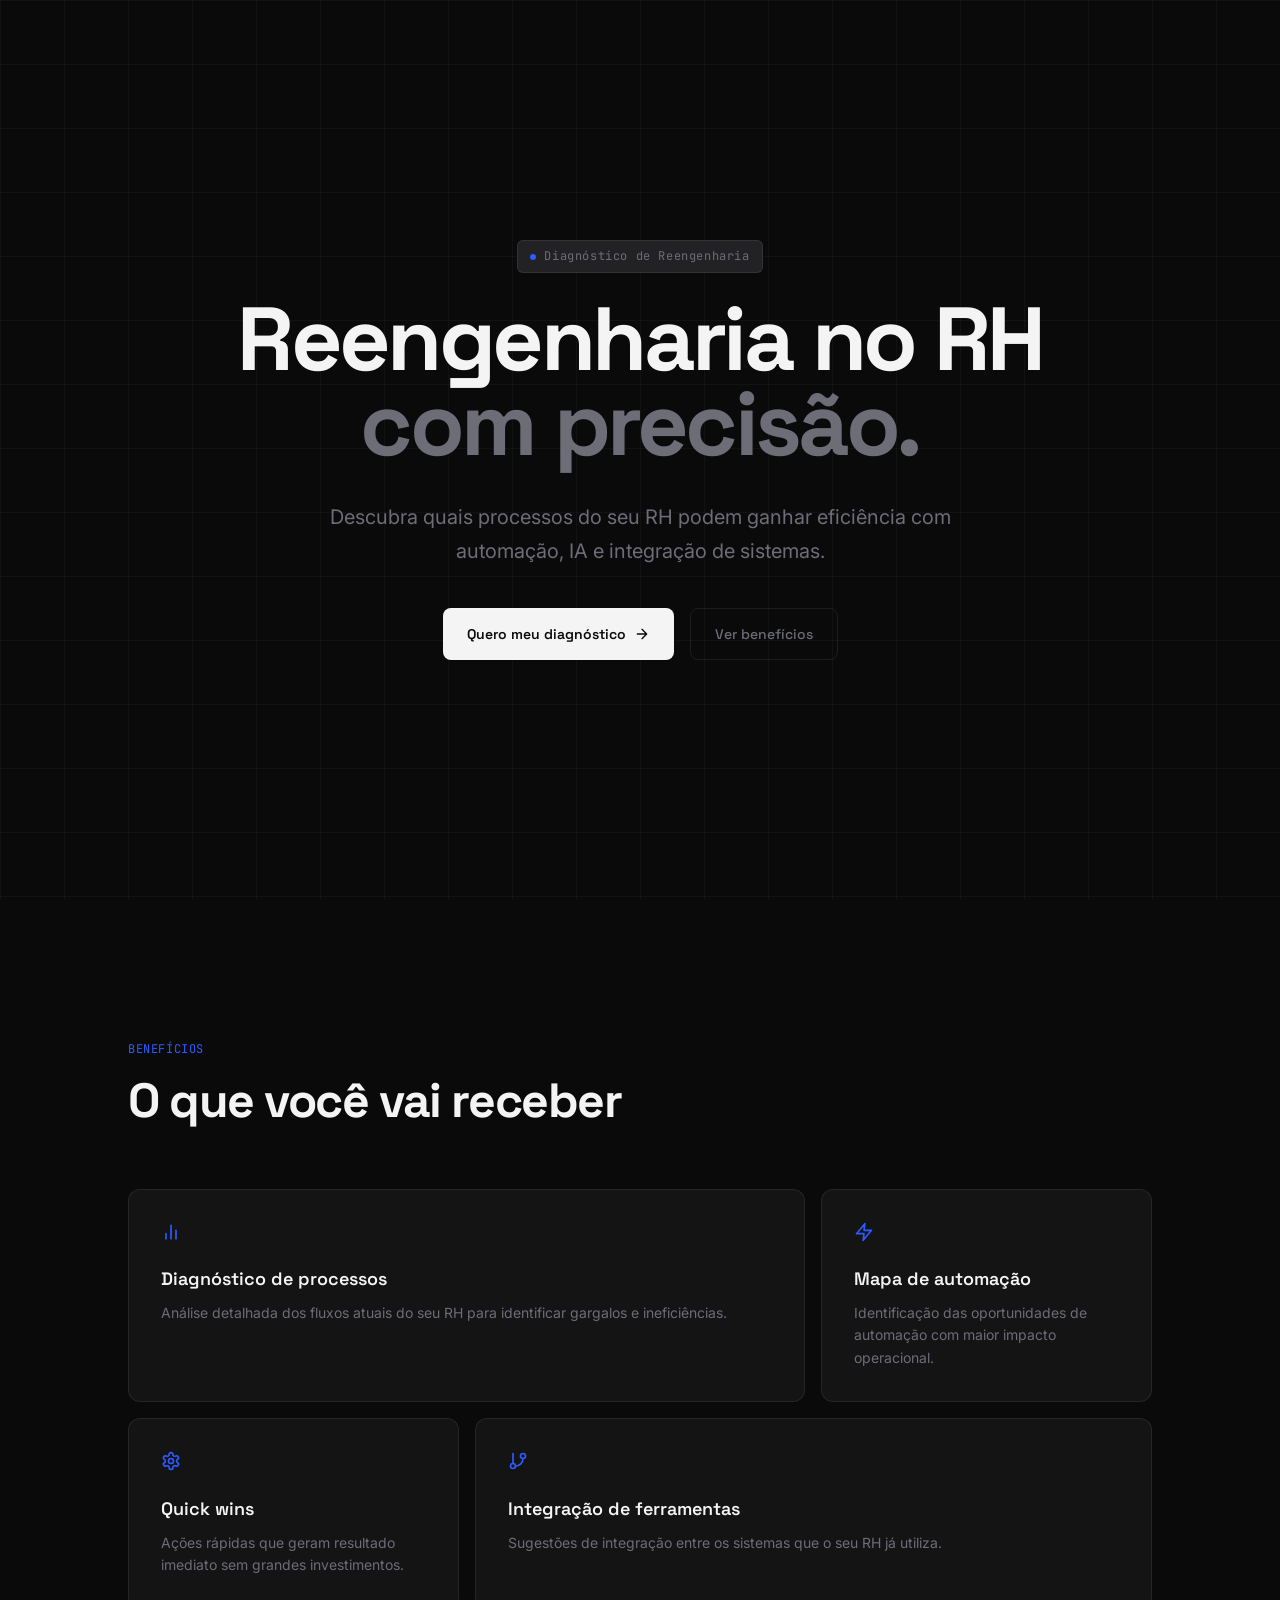
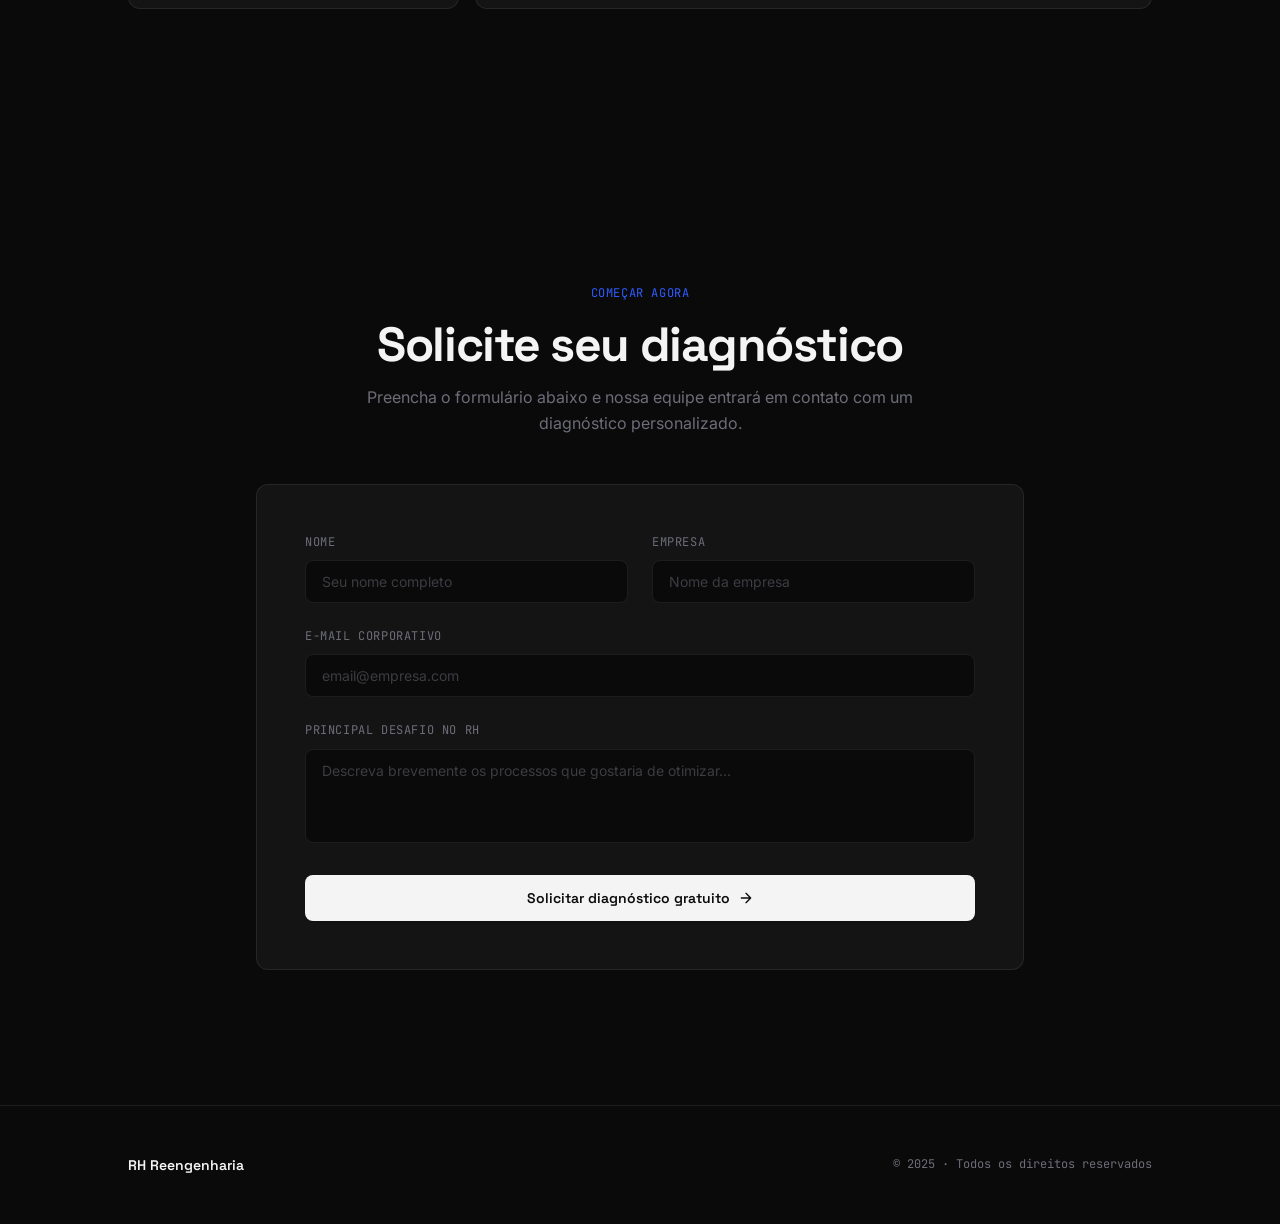
<file: public/site.html>
<!DOCTYPE html>
<html lang="pt-BR">
<head>
  <meta charset="UTF-8" />
  <meta name="viewport" content="width=device-width, initial-scale=1.0" />
  <title>Diagnóstico de Reengenharia no RH</title>
  <meta name="description" content="Descubra quais processos do seu RH podem ganhar eficiência com automação, IA e integração de sistemas." />
  <meta property="og:title" content="Diagnóstico de Reengenharia no RH" />
  <meta property="og:description" content="Automação, IA e integração de sistemas para o seu RH." />
  <meta property="og:type" content="website" />
  <link rel="preconnect" href="https://fonts.googleapis.com" />
  <link rel="preconnect" href="https://fonts.gstatic.com" crossorigin />
  <link href="https://fonts.googleapis.com/css2?family=Space+Grotesk:wght@400;500;600;700&family=Inter:wght@400;500&family=JetBrains+Mono:wght@400;500&display=swap" rel="stylesheet" />
  <style>
    *, *::before, *::after { box-sizing: border-box; margin: 0; padding: 0; }

    :root {
      --bg: hsl(240 6% 4%);
      --fg: hsl(240 5% 96%);
      --card: hsl(240 4% 8%);
      --card-fg: hsl(240 5% 96%);
      --primary: hsl(227 100% 59%);
      --primary-fg: hsl(0 0% 100%);
      --secondary: hsl(240 4% 14%);
      --muted: hsl(240 5% 45%);
      --border: hsla(0 0% 100% / 0.08);
      --radius: 0.5rem;
      --font-display: 'Space Grotesk', sans-serif;
      --font-body: 'Inter', sans-serif;
      --font-mono: 'JetBrains Mono', monospace;
    }

    body {
      background: var(--bg);
      color: var(--fg);
      font-family: var(--font-body);
      line-height: 1.6;
      -webkit-font-smoothing: antialiased;
    }

    h1, h2, h3, h4, h5, h6 { font-family: var(--font-display); }

    a { color: inherit; text-decoration: none; }

    /* ── Hero ── */
    .hero {
      position: relative;
      min-height: 100vh;
      display: flex;
      align-items: center;
      justify-content: center;
      padding: 15vh 1.5rem;
      text-align: center;
    }
    .hero-grid {
      position: absolute;
      inset: 0;
      background-image:
        linear-gradient(rgba(255,255,255,0.03) 1px, transparent 1px),
        linear-gradient(90deg, rgba(255,255,255,0.03) 1px, transparent 1px);
      background-size: 64px 64px;
    }
    .hero-inner { position: relative; max-width: 56rem; margin: 0 auto; }

    .badge {
      display: inline-flex;
      align-items: center;
      gap: 0.5rem;
      padding: 0.375rem 0.75rem;
      border-radius: 0.375rem;
      border: 1px solid var(--border);
      background: var(--secondary);
      font-family: var(--font-mono);
      font-size: 0.75rem;
      letter-spacing: 0.05em;
      color: var(--muted);
      margin-bottom: 1.5rem;
    }
    .badge-dot {
      width: 6px; height: 6px;
      border-radius: 50%;
      background: var(--primary);
      animation: pulse 2s infinite;
    }
    @keyframes pulse {
      0%, 100% { opacity: 1; }
      50% { opacity: 0.4; }
    }

    .hero h1 {
      font-size: clamp(2.75rem, 7vw, 6rem);
      font-weight: 700;
      letter-spacing: -0.04em;
      line-height: 0.95;
      text-wrap: balance;
    }
    .hero h1 .dim { color: var(--muted); }

    .hero p {
      margin-top: 2rem;
      font-size: clamp(1rem, 2vw, 1.25rem);
      color: var(--muted);
      max-width: 40rem;
      margin-left: auto;
      margin-right: auto;
      line-height: 1.7;
      text-wrap: pretty;
    }

    .hero-actions {
      margin-top: 2.5rem;
      display: flex;
      flex-wrap: wrap;
      justify-content: center;
      gap: 1rem;
    }

    .btn-primary {
      display: inline-flex;
      align-items: center;
      gap: 0.5rem;
      padding: 0.875rem 1.5rem;
      border-radius: var(--radius);
      background: var(--fg);
      color: var(--bg);
      font-family: var(--font-display);
      font-weight: 600;
      font-size: 0.875rem;
      border: none;
      cursor: pointer;
      transition: opacity 0.2s;
      box-shadow: 0 1px 2px rgba(0,0,0,0.2), inset 0 1px 0 rgba(255,255,255,0.15);
    }
    .btn-primary:hover { opacity: 0.9; }

    .btn-outline {
      display: inline-flex;
      align-items: center;
      gap: 0.5rem;
      padding: 0.875rem 1.5rem;
      border-radius: var(--radius);
      background: transparent;
      color: var(--muted);
      font-family: var(--font-display);
      font-weight: 500;
      font-size: 0.875rem;
      border: 1px solid var(--border);
      cursor: pointer;
      transition: color 0.2s, border-color 0.2s;
    }
    .btn-outline:hover { color: var(--fg); border-color: hsla(0 0% 100% / 0.2); }

    /* ── Arrow icon (inline SVG replacement) ── */
    .icon-arrow {
      width: 16px; height: 16px;
      stroke: currentColor;
      stroke-width: 2;
      fill: none;
      stroke-linecap: round;
      stroke-linejoin: round;
    }

    /* ── Section common ── */
    .section { padding: 15vh 1.5rem; }
    .section-label {
      font-family: var(--font-mono);
      font-size: 0.75rem;
      letter-spacing: 0.05em;
      text-transform: uppercase;
      color: var(--primary);
    }
    .section-title {
      margin-top: 1rem;
      font-size: clamp(1.75rem, 4vw, 3rem);
      font-weight: 700;
      letter-spacing: -0.03em;
      line-height: 1;
    }

    /* ── Benefits ── */
    .benefits-grid {
      max-width: 64rem;
      margin: 0 auto;
    }
    .benefits-cards {
      display: grid;
      grid-template-columns: 1fr;
      gap: 1rem;
      margin-top: 4rem;
    }
    @media (min-width: 768px) {
      .benefits-cards { grid-template-columns: repeat(3, 1fr); }
      .benefits-cards .card-wide { grid-column: span 2; }
    }

    .benefit-card {
      position: relative;
      border-radius: 0.75rem;
      border: 1px solid var(--border);
      background: var(--card);
      padding: 2rem;
      transition: border-color 0.2s;
    }
    .benefit-card:hover { border-color: hsla(0 0% 100% / 0.1); }
    .benefit-card .top-line {
      position: absolute;
      top: 0; left: 0; right: 0;
      height: 1px;
      background: linear-gradient(to right, transparent, hsla(227 100% 59% / 0.2), transparent);
      opacity: 0;
      transition: opacity 0.2s;
    }
    .benefit-card:hover .top-line { opacity: 1; }

    .benefit-icon {
      width: 20px; height: 20px;
      color: var(--primary);
      margin-bottom: 1rem;
      stroke: currentColor;
      stroke-width: 2;
      fill: none;
      stroke-linecap: round;
      stroke-linejoin: round;
    }
    .benefit-card h3 {
      font-size: 1.125rem;
      font-weight: 600;
      margin-bottom: 0.5rem;
    }
    .benefit-card p {
      font-size: 0.875rem;
      color: var(--muted);
      line-height: 1.6;
    }

    /* ── Form ── */
    .form-section { max-width: 48rem; margin: 0 auto; }
    .form-section .text-center { text-align: center; margin-bottom: 3rem; }
    .form-section .text-center p {
      margin-top: 1rem;
      color: var(--muted);
      max-width: 36rem;
      margin-left: auto;
      margin-right: auto;
      line-height: 1.6;
    }

    .form-card {
      border-radius: 0.75rem;
      border: 1px solid var(--border);
      background: var(--card);
      padding: 2rem;
    }
    @media (min-width: 768px) { .form-card { padding: 3rem; } }

    .form-grid {
      display: grid;
      grid-template-columns: 1fr;
      gap: 1.5rem;
    }
    @media (min-width: 768px) {
      .form-grid-2 { grid-template-columns: 1fr 1fr; }
    }

    .form-group { display: flex; flex-direction: column; }
    .form-label {
      font-family: var(--font-mono);
      font-size: 0.75rem;
      letter-spacing: 0.05em;
      text-transform: uppercase;
      color: var(--muted);
      margin-bottom: 0.5rem;
    }
    .form-input,
    .form-textarea {
      width: 100%;
      padding: 0.75rem 1rem;
      border-radius: var(--radius);
      border: 1px solid var(--border);
      background: var(--bg);
      color: var(--fg);
      font-family: var(--font-body);
      font-size: 0.875rem;
      outline: none;
      transition: border-color 0.2s, box-shadow 0.2s;
    }
    .form-input::placeholder,
    .form-textarea::placeholder { color: hsla(240 5% 45% / 0.5); }
    .form-input:focus,
    .form-textarea:focus {
      border-color: hsla(227 100% 59% / 0.5);
      box-shadow: 0 0 0 1px hsla(227 100% 59% / 0.5);
    }
    .form-textarea { resize: none; }

    .form-fields { display: flex; flex-direction: column; gap: 1.5rem; }

    .btn-submit {
      width: 100%;
      justify-content: center;
      margin-top: 0.5rem;
    }

    /* ── Footer ── */
    .footer {
      border-top: 1px solid var(--border);
      padding: 3rem 1.5rem;
    }
    .footer-inner {
      max-width: 64rem;
      margin: 0 auto;
      display: flex;
      flex-direction: column;
      align-items: center;
      justify-content: space-between;
      gap: 1rem;
    }
    @media (min-width: 768px) { .footer-inner { flex-direction: row; } }
    .footer-brand {
      font-family: var(--font-display);
      font-weight: 600;
      font-size: 0.875rem;
    }
    .footer-copy {
      font-family: var(--font-mono);
      font-size: 0.75rem;
      color: var(--muted);
    }

    /* ── Animations ── */
    @keyframes fadeUp {
      from { opacity: 0; transform: translateY(20px); }
      to { opacity: 1; transform: translateY(0); }
    }
    .animate-fade-up {
      animation: fadeUp 0.6s cubic-bezier(0.16, 1, 0.3, 1) both;
    }
    .delay-1 { animation-delay: 0.08s; }
    .delay-2 { animation-delay: 0.16s; }
    .delay-3 { animation-delay: 0.24s; }
  </style>
</head>
<body>

  <!-- ═══ HERO ═══ -->
  <section class="hero">
    <div class="hero-grid"></div>
    <div class="hero-inner">
      <div class="animate-fade-up">
        <span class="badge">
          <span class="badge-dot"></span>
          Diagnóstico de Reengenharia
        </span>
      </div>

      <h1 class="animate-fade-up delay-1">
        Reengenharia no RH<br><span class="dim">com precisão.</span>
      </h1>

      <p class="animate-fade-up delay-2">
        Descubra quais processos do seu RH podem ganhar eficiência com automação, IA e integração de sistemas.
      </p>

      <div class="hero-actions animate-fade-up delay-3">
        <a href="#diagnostico" class="btn-primary">
          Quero meu diagnóstico
          <svg class="icon-arrow" viewBox="0 0 24 24"><path d="M5 12h14M12 5l7 7-7 7"/></svg>
        </a>
        <a href="#beneficios" class="btn-outline">Ver benefícios</a>
      </div>
    </div>
  </section>

  <!-- ═══ BENEFÍCIOS ═══ -->
  <section id="beneficios" class="section">
    <div class="benefits-grid">
      <span class="section-label">Benefícios</span>
      <h2 class="section-title">O que você vai receber</h2>

      <div class="benefits-cards">
        <!-- Card 1 — wide -->
        <div class="benefit-card card-wide">
          <div class="top-line"></div>
          <svg class="benefit-icon" viewBox="0 0 24 24"><path d="M18 20V10M12 20V4M6 20v-6"/></svg>
          <h3>Diagnóstico de processos</h3>
          <p>Análise detalhada dos fluxos atuais do seu RH para identificar gargalos e ineficiências.</p>
        </div>

        <!-- Card 2 -->
        <div class="benefit-card">
          <div class="top-line"></div>
          <svg class="benefit-icon" viewBox="0 0 24 24"><path d="M13 2L3 14h9l-1 8 10-12h-9l1-8z"/></svg>
          <h3>Mapa de automação</h3>
          <p>Identificação das oportunidades de automação com maior impacto operacional.</p>
        </div>

        <!-- Card 3 -->
        <div class="benefit-card">
          <div class="top-line"></div>
          <svg class="benefit-icon" viewBox="0 0 24 24"><path d="M12.22 2h-.44a2 2 0 0 0-2 2v.18a2 2 0 0 1-1 1.73l-.43.25a2 2 0 0 1-2 0l-.15-.08a2 2 0 0 0-2.73.73l-.22.38a2 2 0 0 0 .73 2.73l.15.1a2 2 0 0 1 1 1.72v.51a2 2 0 0 1-1 1.74l-.15.09a2 2 0 0 0-.73 2.73l.22.38a2 2 0 0 0 2.73.73l.15-.08a2 2 0 0 1 2 0l.43.25a2 2 0 0 1 1 1.73V20a2 2 0 0 0 2 2h.44a2 2 0 0 0 2-2v-.18a2 2 0 0 1 1-1.73l.43-.25a2 2 0 0 1 2 0l.15.08a2 2 0 0 0 2.73-.73l.22-.39a2 2 0 0 0-.73-2.73l-.15-.08a2 2 0 0 1-1-1.74v-.5a2 2 0 0 1 1-1.74l.15-.09a2 2 0 0 0 .73-2.73l-.22-.38a2 2 0 0 0-2.73-.73l-.15.08a2 2 0 0 1-2 0l-.43-.25a2 2 0 0 1-1-1.73V4a2 2 0 0 0-2-2z"/><circle cx="12" cy="12" r="3"/></svg>
          <h3>Quick wins</h3>
          <p>Ações rápidas que geram resultado imediato sem grandes investimentos.</p>
        </div>

        <!-- Card 4 — wide -->
        <div class="benefit-card card-wide">
          <div class="top-line"></div>
          <svg class="benefit-icon" viewBox="0 0 24 24"><path d="M6 3v12"/><circle cx="18" cy="6" r="3"/><circle cx="6" cy="18" r="3"/><path d="M18 9a9 9 0 0 1-9 9"/></svg>
          <h3>Integração de ferramentas</h3>
          <p>Sugestões de integração entre os sistemas que o seu RH já utiliza.</p>
        </div>
      </div>
    </div>
  </section>

  <!-- ═══ FORMULÁRIO ═══ -->
  <section id="diagnostico" class="section">
    <div class="form-section">
      <div class="text-center">
        <span class="section-label">Começar agora</span>
        <h2 class="section-title">Solicite seu diagnóstico</h2>
        <p>Preencha o formulário abaixo e nossa equipe entrará em contato com um diagnóstico personalizado.</p>
      </div>

      <div class="form-card">
        <form class="form-fields" onsubmit="event.preventDefault()">
          <div class="form-grid form-grid-2">
            <div class="form-group">
              <label class="form-label">Nome</label>
              <input type="text" class="form-input" placeholder="Seu nome completo" />
            </div>
            <div class="form-group">
              <label class="form-label">Empresa</label>
              <input type="text" class="form-input" placeholder="Nome da empresa" />
            </div>
          </div>

          <div class="form-group">
            <label class="form-label">E-mail corporativo</label>
            <input type="email" class="form-input" placeholder="email@empresa.com" />
          </div>

          <div class="form-group">
            <label class="form-label">Principal desafio no RH</label>
            <textarea class="form-textarea" rows="4" placeholder="Descreva brevemente os processos que gostaria de otimizar..."></textarea>
          </div>

          <button type="submit" class="btn-primary btn-submit">
            Solicitar diagnóstico gratuito
            <svg class="icon-arrow" viewBox="0 0 24 24"><path d="M5 12h14M12 5l7 7-7 7"/></svg>
          </button>
        </form>
      </div>
    </div>
  </section>

  <!-- ═══ FOOTER ═══ -->
  <footer class="footer">
    <div class="footer-inner">
      <span class="footer-brand">RH Reengenharia</span>
      <span class="footer-copy">© 2025 · Todos os direitos reservados</span>
    </div>
  </footer>

</body>
</html>
</file>
